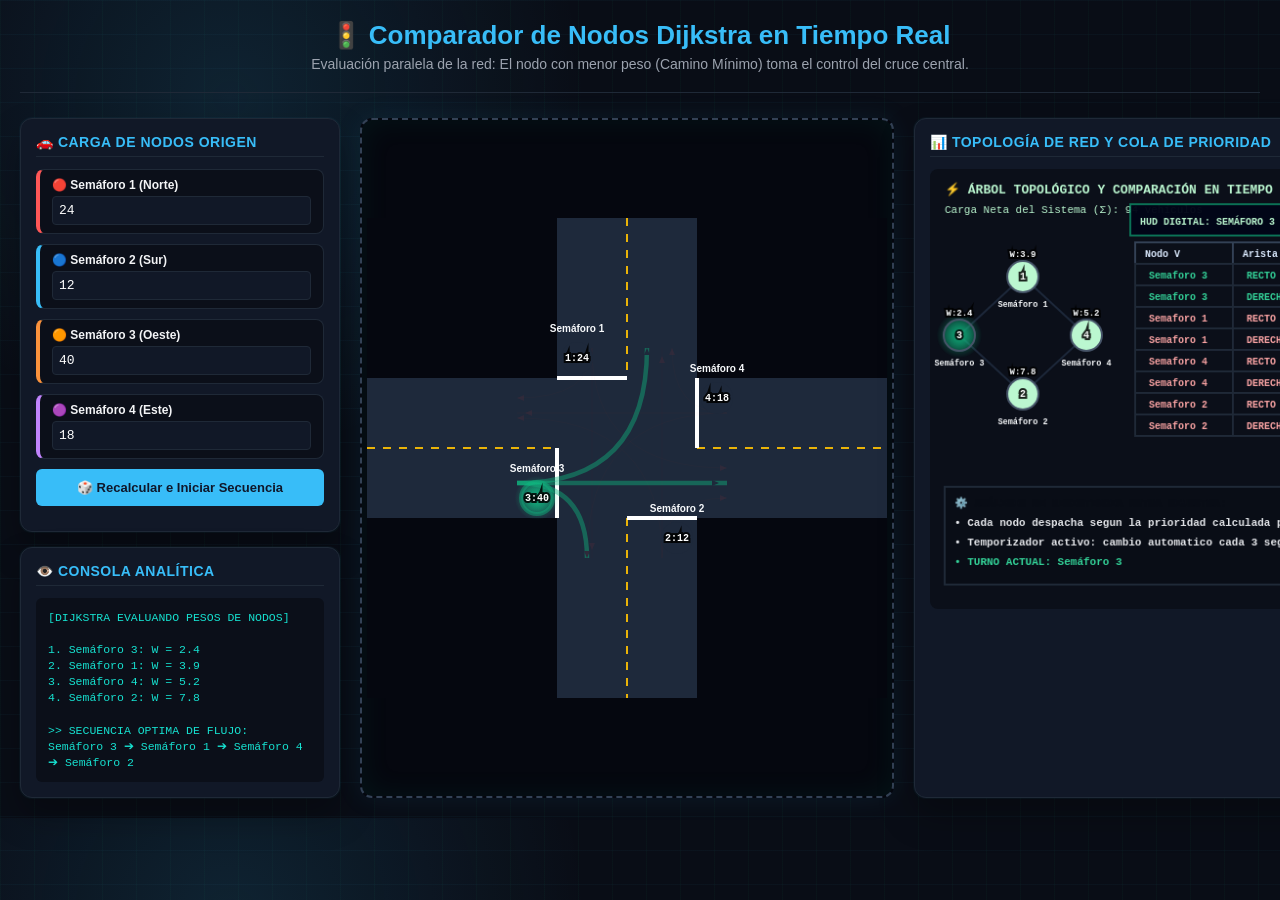
<file: index.html>
<!DOCTYPE html>
<html lang="es">
<head>
    <meta charset="UTF-8">
    <meta name="viewport" content="width=device-width, initial-scale=1.0">
    <title>Dijkstra - Matriz de Comparación de Nodos</title>
    <style>
        :root {
            --bg-color: #090d16;
            --card-bg: #111827;
            --border-color: #1f2937;
            --text-main: #f3f4f6;
            --text-muted: #9ca3af;
            --primary: #38bdf8;
            --success: #10b981;
            --danger: #ef4444;
            --warning: #fb923c;
        }

        body {
            margin: 0;
            font-family: 'Segoe UI', Tahoma, Geneva, Verdana, sans-serif;
            background:
                radial-gradient(circle at 18% 12%, rgba(56, 189, 248, 0.12), transparent 28%),
                linear-gradient(rgba(56, 189, 248, 0.035) 1px, transparent 1px),
                linear-gradient(90deg, rgba(16, 185, 129, 0.035) 1px, transparent 1px),
                var(--bg-color);
            background-size: auto, 34px 34px, 34px 34px, auto;
            color: var(--text-main);
            padding: 20px;
        }

        .container {
            max-width: 1600px;
            margin: 0 auto;
        }

        header {
            text-align: center;
            margin-bottom: 25px;
            border-bottom: 1px solid var(--border-color);
            padding-bottom: 15px;
        }

        h1 { margin: 0; font-size: 26px; color: var(--primary); }
        .instructions { font-size: 14px; color: var(--text-muted); margin: 5px 0; }

        .layout {
            display: grid;
            grid-template-columns: 320px 1fr 540px;
            gap: 20px;
            margin-top: 15px;
        }

        @media (max-width: 1200px) {
            .layout { grid-template-columns: 1fr; }
        }

        .card {
            background-color: var(--card-bg);
            border: 1px solid var(--border-color);
            border-radius: 12px;
            padding: 15px;
            box-shadow: 0 0 0 1px rgba(56, 189, 248, 0.04), 0 18px 35px rgba(0, 0, 0, 0.26);
        }

        .card h3 { margin-top: 0; margin-bottom: 12px; font-size: 14px; border-bottom: 1px solid var(--border-color); padding-bottom: 6px; color: var(--primary); text-transform: uppercase; letter-spacing: 0.5px;}

        .btn {
            width: 100%;
            padding: 11px;
            margin-bottom: 10px;
            border: none;
            border-radius: 6px;
            font-size: 13px;
            font-weight: bold;
            cursor: pointer;
            color: #0f172a;
            transition: background 0.2s;
        }
        .btn-primary { background-color: var(--primary); }

        .traffic-input-group {
            background: #0b0f19;
            padding: 8px 12px;
            border-radius: 8px;
            border: 1px solid var(--border-color);
            margin-bottom: 10px;
        }

        .traffic-input-group label {
            display: block;
            font-size: 12px;
            font-weight: bold;
            margin-bottom: 4px;
        }

        .traffic-input-group input {
            width: 100%;
            padding: 6px;
            background: #111827;
            border: 1px solid var(--border-color);
            color: white;
            border-radius: 4px;
            box-sizing: border-box;
            font-family: monospace;
            font-size: 13px;
        }

        .canvas-area {
            background-color: #05070f;
            border: 2px dashed #334155;
            border-radius: 12px;
            padding: 5px;
            display: flex;
            justify-content: center;
            align-items: center;
            box-shadow: inset 0 0 30px rgba(16, 185, 129, 0.08), 0 0 28px rgba(56, 189, 248, 0.08);
        }

        canvas {
            display: block;
            background-color: #05070f;
        }
    </style>
</head>
<body>

    <div class="container">
        <header>
            <h1>🚦 Comparador de Nodos Dijkstra en Tiempo Real</h1>
            <p class="instructions">Evaluación paralela de la red: El nodo con menor peso (Camino Mínimo) toma el control del cruce central.</p>
        </header>

        <div class="layout">
            
            <div style="display: flex; flex-direction: column; gap: 15px;">
                <div class="card">
                    <h3>🚗 Carga de Nodos Origen</h3>
                    
                    <div class="traffic-input-group" style="border-left: 4px solid #ff5757;">
                        <label>🔴 Semáforo 1 (Norte)</label>
                        <input type="number" id="cars-s1" value="24" min="1" oninput="actualizarYReiniciarCiclo()">
                    </div>

                    <div class="traffic-input-group" style="border-left: 4px solid #38bdf8;">
                        <label>🔵 Semáforo 2 (Sur)</label>
                        <input type="number" id="cars-s2" value="12" min="1" oninput="actualizarYReiniciarCiclo()">
                    </div>

                    <div class="traffic-input-group" style="border-left: 4px solid #fb923c;">
                        <label>🟠 Semáforo 3 (Oeste)</label>
                        <input type="number" id="cars-s3" value="40" min="1" oninput="actualizarYReiniciarCiclo()">
                    </div>

                    <div class="traffic-input-group" style="border-left: 4px solid #c084fc;">
                        <label>🟣 Semáforo 4 (Este)</label>
                        <input type="number" id="cars-s4" value="18" min="1" oninput="actualizarYReiniciarCiclo()">
                    </div>

                    <button class="btn btn-primary" onclick="inyectarTraficoAleatorio()">🎲 Recalcular e Iniciar Secuencia</button>
                </div>

                <div class="card">
                    <h3>👁️ Consola Analítica</h3>
                    <div id="logs-dijkstra" style="font-size: 11.5px; font-family: monospace; text-align: left; padding: 12px; background: #0b0f19; border-radius: 6px; line-height: 1.4; color: #16e1d0; height: 160px; overflow-y: auto;">
                        Esperando datos...
                    </div>
                </div>
            </div>

            <div class="canvas-area">
                <canvas id="canvasCruce" width="520" height="480"></canvas>
            </div>

            <div class="card" style="display: flex; flex-direction: column;">
                <h3>📊 Topología de Red y Cola de Prioridad</h3>
                <canvas id="canvasGrafoDijkstra" width="520" height="450" style="background: #0b0f19; border-radius: 8px;"></canvas>
            </div>

        </div>
    </div>

    <script>
        const canvasCruce = document.getElementById('canvasCruce');
        const ctxCruce = canvasCruce.getContext('2d');
        const canvasGrafo = document.getElementById('canvasGrafoDijkstra');
        const ctxGrafo = canvasGrafo.getContext('2d');

        // Mapeo espacial de posiciones
        // Mapeo espacial de posiciones corregido y centrado en los carriles
const posicionesSemaforos = {
    "s1": { x: 210, y: 140, label: "Semáforo 1", short: "1" }, // Centrado en el carril de bajada Norte
    "s2": { x: 310, y: 320, label: "Semáforo 2", short: "2" }, // Centrado en el carril de subida Sur
    "s3": { x: 170, y: 280, label: "Semáforo 3", short: "3" }, // Centrado en el carril de entrada Oeste
    "s4": { x: 350, y: 180, label: "Semáforo 4", short: "4" }  // Centrado en el carril de entrada Este
};

        // Estado interno de la computación
        let nodoGanadorDijkstra = "";
        let secuenciaNodosOrdenada = [];
        let indiceSecuenciaActual = 0;
        let temporizadorSecuencia = null;
        let listaComparacionDijkstra = [];
        let costosBaseNodos = {};
        let totalVehiculos = 0;
        let pulsoNeon = 1;
        let pulsoAscendente = false;

        function nombreSemaforo(id) {
            return posicionesSemaforos[id]?.label || id.toUpperCase();
        }

        function numeroSemaforo(id) {
            return posicionesSemaforos[id]?.short || id.replace("s", "");
        }

        function textoCanvas(ctx, texto, x, y, opciones = {}) {
            const {
                color = "#f8fafc",
                font = "bold 10px monospace",
                align = "center",
                baseline = "middle",
                shadow = true
            } = opciones;

            ctx.save();
            ctx.font = font;
            ctx.textAlign = align;
            ctx.textBaseline = baseline;
            if (shadow) {
                ctx.lineWidth = 4;
                ctx.strokeStyle = "rgba(0, 0, 0, 0.85)";
                ctx.strokeText(texto, x, y);
            }
            ctx.fillStyle = color;
            ctx.fillText(texto, x, y);
            ctx.restore();
        }

        function etiquetaCanvas(ctx, texto, x, y, opciones = {}) {
            const {
                font = "bold 10px sans-serif",
                padX = 6,
                padY = 4,
                bg = "rgba(2, 6, 23, 0.82)",
                border = "rgba(56, 189, 248, 0.45)",
                color = "#f8fafc"
            } = opciones;

            ctx.save();
            ctx.font = font;
            ctx.textAlign = "center";
            ctx.textBaseline = "middle";
            const metrics = ctx.measureText(texto);
            const width = metrics.width + padX * 2;
            const height = parseInt(font, 10) + padY * 2;
            ctx.fillStyle = bg;
            ctx.strokeStyle = border;
            ctx.lineWidth = 1;
            ctx.fillRect(x - width / 2, y - height / 2, width, height);
            ctx.strokeRect(x - width / 2, y - height / 2, width, height);
            ctx.fillStyle = color;
            ctx.fillText(texto, x, y + 0.5);
            ctx.restore();
        }

        function redibujarTodo() {
            ctxCruce.clearRect(0, 0, canvasCruce.width, canvasCruce.height);

            // 1. Dibujar Calles
            ctxCruce.fillStyle = "#1e293b";
            ctxCruce.fillRect(190, 0, 140, canvasCruce.height); 
            ctxCruce.fillRect(0, 160, canvasCruce.width, 140);  
            ctxCruce.fillRect(190, 160, 140, 140);             

            // Líneas divisorias discontinuas amarillas
            ctxCruce.strokeStyle = "#eab308";
            ctxCruce.lineWidth = 2;
            ctxCruce.setLineDash([8, 8]);
            ctxCruce.beginPath();
            ctxCruce.moveTo(260, 0); ctxCruce.lineTo(260, 160);
            ctxCruce.moveTo(260, 300); ctxCruce.lineTo(260, canvasCruce.height);
            ctxCruce.moveTo(0, 230); ctxCruce.lineTo(190, 230);
            ctxCruce.moveTo(330, 230); ctxCruce.lineTo(canvasCruce.width, 230);
            ctxCruce.stroke();
            ctxCruce.setLineDash([]); 

            // Líneas de Parada Blancas
            ctxCruce.strokeStyle = "#ffffff";
            ctxCruce.lineWidth = 4;
            ctxCruce.beginPath();
            ctxCruce.moveTo(190, 160); ctxCruce.lineTo(260, 160); // s1
            ctxCruce.moveTo(260, 300); ctxCruce.lineTo(330, 300); // s2
            ctxCruce.moveTo(190, 230); ctxCruce.lineTo(190, 300); // s3
            ctxCruce.moveTo(330, 160); ctxCruce.lineTo(330, 230); // s4
            ctxCruce.stroke();

            // Modulación del efecto de brillo
            if (pulsoAscendente) {
                pulsoNeon += 0.02; if (pulsoNeon >= 1) pulsoAscendente = false;
            } else {
                pulsoNeon -= 0.02; if (pulsoNeon <= 0.4) pulsoAscendente = true;
            }

            // 2. Dibujar flujos direccionales basados estrictamente en el Ganador de Dijkstra
            trazarRutaRecta(225, 130, 225, 340, Math.PI/2, (nodoGanadorDijkstra === "s1"));
            trazarRutaCurva(225, 130, 225, 180, 150, 180, Math.PI, (nodoGanadorDijkstra === "s1"));
            trazarRutaCurva(225, 130, 225, 250, 360, 250, 0, (nodoGanadorDijkstra === "s1"));

            trazarRutaRecta(295, 340, 295, 130, -Math.PI/2, (nodoGanadorDijkstra === "s2"));
            trazarRutaCurva(295, 340, 295, 280, 360, 280, 0, (nodoGanadorDijkstra === "s2"));
            trazarRutaCurva(295, 340, 295, 200, 150, 200, Math.PI, (nodoGanadorDijkstra === "s2"));

            trazarRutaRecta(150, 265, 360, 265, 0, (nodoGanadorDijkstra === "s3"));
            trazarRutaCurva(150, 265, 220, 265, 220, 340, Math.PI/2, (nodoGanadorDijkstra === "s3"));
            trazarRutaCurva(150, 265, 280, 265, 280, 130, -Math.PI/2, (nodoGanadorDijkstra === "s3"));

            trazarRutaRecta(360, 195, 150, 195, Math.PI, (nodoGanadorDijkstra === "s4"));
            trazarRutaCurva(360, 195, 305, 195, 305, 130, -Math.PI/2, (nodoGanadorDijkstra === "s4"));
            trazarRutaCurva(360, 195, 220, 195, 220, 340, Math.PI/2, (nodoGanadorDijkstra === "s4"));

            // 3. Renderizar Balizas de Semáforos Centrales (Solo uno Verde, resto Rojos)
            for (let id in posicionesSemaforos) {
                let p = posicionesSemaforos[id];
                let autos = document.getElementById(`cars-${id}`).value;
                let esVerde = (id === nodoGanadorDijkstra);

                ctxCruce.save();
                if (esVerde) {
                    const halo = 18 + pulsoNeon * 10;
                    const grad = ctxCruce.createRadialGradient(p.x, p.y, 6, p.x, p.y, halo);
                    grad.addColorStop(0, "rgba(16, 185, 129, 0.55)");
                    grad.addColorStop(1, "rgba(16, 185, 129, 0)");
                    ctxCruce.fillStyle = grad;
                    ctxCruce.beginPath();
                    ctxCruce.arc(p.x, p.y, halo, 0, 2 * Math.PI);
                    ctxCruce.fill();
                }

                ctxCruce.beginPath();
                ctxCruce.arc(p.x, p.y, 16, 0, 2 * Math.PI);
                ctxCruce.fillStyle = esVerde ? "var(--success)" : "var(--danger)";
                ctxCruce.fill();

                ctxCruce.strokeStyle = esVerde ? `rgba(16, 185, 129, ${pulsoNeon})` : "transparent";
                ctxCruce.lineWidth = 4;
                ctxCruce.stroke();

                etiquetaCanvas(ctxCruce, p.label, p.x, p.y - 29, {
                    font: "bold 10px sans-serif",
                    bg: "rgba(2, 6, 23, 0.9)",
                    border: esVerde ? "rgba(16, 185, 129, 0.75)" : "rgba(148, 163, 184, 0.45)"
                });
                textoCanvas(ctxCruce, `${p.short}:${autos}`, p.x, p.y, {
                    font: "bold 10px monospace",
                    color: "#ffffff"
                });
                ctxCruce.restore();
            }

            // 4. PANEL DERECHO: INTERFAZ TOPOLÓGICA DEL GRAFO Y LOGS MATRICIALES
            ctxGrafo.clearRect(0, 0, canvasGrafo.width, canvasGrafo.height);
            
            ctxGrafo.font = "bold 13px monospace";
            ctxGrafo.fillStyle = "var(--primary)";
            ctxGrafo.fillText("⚡ ÁRBOL TOPOLÓGICO Y COMPARACIÓN EN TIEMPO REAL", 15, 25);

            ctxGrafo.font = "11px monospace";
            ctxGrafo.fillStyle = "var(--text-muted)";
            ctxGrafo.fillText(`Carga Neta del Sistema (Σ): ${totalVehiculos} vehículos`, 15, 45);

            // --- DIBUJAR ESTRUCTURA DE GRAFO (Semáforos 1-4 en círculo) ---
            const nodosVisuales = {
                "s1": { x: 95, y: 110, label: "Semáforo 1", short: "1" },
                "s4": { x: 160, y: 170, label: "Semáforo 4", short: "4" },
                "s2": { x: 95, y: 230, label: "Semáforo 2", short: "2" },
                "s3": { x: 30, y: 170, label: "Semáforo 3", short: "3" }
            };

            // Dibujar enlaces/aristas del grafo
            ctxGrafo.strokeStyle = "#1e293b";
            ctxGrafo.lineWidth = 2;
            ctxGrafo.beginPath();
            ctxGrafo.moveTo(nodosVisuales.s1.x, nodosVisuales.s1.y); ctxGrafo.lineTo(nodosVisuales.s4.x, nodosVisuales.s4.y);
            ctxGrafo.lineTo(nodosVisuales.s2.x, nodosVisuales.s2.y); ctxGrafo.lineTo(nodosVisuales.s3.x, nodosVisuales.s3.y);
            ctxGrafo.lineTo(nodosVisuales.s1.x, nodosVisuales.s1.y);
            ctxGrafo.stroke();

            // Renderizar círculos de nodos en la topología derecha
            for (let id in nodosVisuales) {
                let nv = nodosVisuales[id];
                let esGanador = (id === nodoGanadorDijkstra);

                if (esGanador) {
                    const halo = 20 + pulsoNeon * 8;
                    const grad = ctxGrafo.createRadialGradient(nv.x, nv.y, 6, nv.x, nv.y, halo);
                    grad.addColorStop(0, "rgba(16, 185, 129, 0.5)");
                    grad.addColorStop(1, "rgba(16, 185, 129, 0)");
                    ctxGrafo.fillStyle = grad;
                    ctxGrafo.beginPath();
                    ctxGrafo.arc(nv.x, nv.y, halo, 0, 2 * Math.PI);
                    ctxGrafo.fill();
                }

                ctxGrafo.beginPath();
                ctxGrafo.arc(nv.x, nv.y, 16, 0, 2 * Math.PI);
                ctxGrafo.fillStyle = esGanador ? "var(--success)" : "var(--danger)";
                ctxGrafo.fill();
                ctxGrafo.strokeStyle = "#475569";
                ctxGrafo.stroke();

                textoCanvas(ctxGrafo, nv.short, nv.x, nv.y, {
                    font: "bold 10px monospace",
                    color: "#ffffff"
                });

                // Texto flotante de costo base del nodo
                etiquetaCanvas(ctxGrafo, nv.label, nv.x, nv.y + 28, {
                    font: "bold 8.5px monospace",
                    bg: "rgba(2, 6, 23, 0.86)",
                    border: "rgba(148, 163, 184, 0.35)"
                });
                textoCanvas(ctxGrafo, `W:${costosBaseNodos[id]?.toFixed(1)}`, nv.x, nv.y - 22, {
                    font: "bold 9px monospace",
                    color: "#f8fafc"
                });
            }

            // --- TABLA HASH DE COMPARACIÓN DE COSTOS (DIJKSTRA) ---
            let lineaY = 75;
            ctxGrafo.strokeStyle = "#334155";
            ctxGrafo.fillStyle = "#dbeafe";
            ctxGrafo.font = "bold 10px monospace";
            ctxGrafo.textAlign = "left";
            
            ctxGrafo.strokeRect(210, lineaY, 100, 22); ctxGrafo.fillText(" Nodo V", 214, lineaY + 15);
            ctxGrafo.strokeRect(310, lineaY, 85, 22); ctxGrafo.fillText(" Arista", 314, lineaY + 15);
            ctxGrafo.strokeRect(395, lineaY, 110, 22); ctxGrafo.fillText(" Costo", 399, lineaY + 15);
            lineaY += 22;

            listaComparacionDijkstra.forEach((arista, index) => {
                ctxGrafo.strokeStyle = "#1f2937";
                ctxGrafo.strokeRect(210, lineaY, 100, 22);
                ctxGrafo.strokeRect(310, lineaY, 85, 22);
                ctxGrafo.strokeRect(395, lineaY, 110, 22);

                let esMapeadoVerde = (arista.id === nodoGanadorDijkstra);
                ctxGrafo.fillStyle = esMapeadoVerde ? "#34d399" : "#fca5a5";

                ctxGrafo.fillText(`  Semaforo ${numeroSemaforo(arista.id)}`, 212, lineaY + 15);
                ctxGrafo.fillText(`  ${arista.giro.toUpperCase()}`, 312, lineaY + 15);
                
                let desglose = arista.giro === "derecha" ? `${arista.costo.toFixed(1)}` : `  ${arista.costo.toFixed(1)}`;
                ctxGrafo.fillText(desglose, 397, lineaY + 15);
                
                lineaY += 22;
            });

            // Recuadro explicativo matemático inferior
            ctxGrafo.fillStyle = "#090d16";
            ctxGrafo.fillRect(15, 325, 490, 100);
            ctxGrafo.strokeRect(15, 325, 490, 100);

            ctxGrafo.fillStyle = "var(--primary)";
            ctxGrafo.font = "bold 11px monospace";
            ctxGrafo.fillText("⚙️ ANÁLISIS DE RESISTENCIA MUTUA DIJKSTRA:", 25, 345);
            ctxGrafo.fillStyle = "#e5e7eb";
            ctxGrafo.fillText("• Cada nodo despacha segun la prioridad calculada por Dijkstra.", 25, 365);
            ctxGrafo.fillText("• Temporizador activo: cambio automatico cada 3 segundos.", 25, 385);

            ctxGrafo.fillStyle = nodoGanadorDijkstra ? "#34d399" : "#fdba74";
            ctxGrafo.fillText(nodoGanadorDijkstra ? `• TURNO ACTUAL: ${nombreSemaforo(nodoGanadorDijkstra)}` : "• Calculando turno...", 25, 405);

            ctxGrafo.fillStyle = "rgba(2, 6, 23, 0.96)";
            ctxGrafo.fillRect(205, 36, 300, 32);
            ctxGrafo.strokeStyle = `rgba(16, 185, 129, ${0.45 + pulsoNeon * 0.35})`;
            ctxGrafo.strokeRect(205, 36, 300, 32);
            ctxGrafo.fillStyle = "#bbf7d0";
            ctxGrafo.font = "bold 10px monospace";
            ctxGrafo.fillText(`HUD DIGITAL: ${nombreSemaforo(nodoGanadorDijkstra).toUpperCase()} EN VERDE`, 215, 57);
        }

        function trazarRutaRecta(x1, y1, x2, y2, angulo, activo) {
            ctxCruce.lineWidth = activo ? 4.5 : 0.8;
            ctxCruce.strokeStyle = activo ? `rgba(16, 185, 129, ${pulsoNeon})` : "rgba(239, 68, 68, 0.03)";
            ctxCruce.beginPath(); ctxCruce.moveTo(x1, y1); ctxCruce.lineTo(x2, y2); ctxCruce.stroke();
            dibujarFlecha(x2 - Math.cos(angulo)*8, y2 - Math.sin(angulo)*8, angulo, activo);
        }

        function trazarRutaCurva(x1, y1, cpX, cpY, x2, y2, angulo, activo) {
            ctxCruce.lineWidth = activo ? 4.5 : 0.8;
            ctxCruce.strokeStyle = activo ? `rgba(16, 185, 129, ${pulsoNeon})` : "rgba(239, 68, 68, 0.03)";
            ctxCruce.beginPath(); ctxCruce.moveTo(x1, y1); ctxCruce.quadraticCurveTo(cpX, cpY, x2, y2); ctxCruce.stroke();
            dibujarFlecha(x2, y2, angulo, activo);
        }

        function dibujarFlecha(x, y, angulo, activo) {
            ctxCruce.save(); ctxCruce.translate(x, y); ctxCruce.rotate(angulo);
            ctxCruce.fillStyle = activo ? "var(--success)" : "rgba(239, 68, 68, 0.08)";
            ctxCruce.beginPath(); ctxCruce.moveTo(0, 0); ctxCruce.lineTo(-7, -3); ctxCruce.lineTo(-7, 3); ctxCruce.fill();
            ctxCruce.restore();
        }

        // ======================================================================
        // NÚCLEO MATEMÁTICO: DIJKSTRA COMPLETO CON COMPARACIÓN DE ARISTAS
        // ======================================================================
        function calcularDijkstraEstricto() {
            const v1 = Math.max(1, parseInt(document.getElementById('cars-s1').value) || 0);
            const v2 = Math.max(1, parseInt(document.getElementById('cars-s2').value) || 0);
            const v3 = Math.max(1, parseInt(document.getElementById('cars-s3').value) || 0);
            const v4 = Math.max(1, parseInt(document.getElementById('cars-s4').value) || 0);

            totalVehiculos = v1 + v2 + v3 + v4;

            costosBaseNodos = {
                "s1": totalVehiculos / v1,
                "s2": totalVehiculos / v2,
                "s3": totalVehiculos / v3,
                "s4": totalVehiculos / v4
            };

            // Crear Cola de Prioridad del Grafo
            let colaPrioridad = [];
            Object.keys(costosBaseNodos).forEach(id => {
                let cBase = costosBaseNodos[id];
                colaPrioridad.push({ id: id, giro: "recto", costo: cBase });
                colaPrioridad.push({ id: id, giro: "derecha", costo: cBase  }); // Penalización de +2 a la derecha
            });

            // Dijkstra ordena las aristas para encontrar el camino de menor costo de la red
            colaPrioridad.sort((a, b) => a.costo - b.costo);

            // Guardamos las primeras 10 aristas ordenadas para alimentar la tabla dinámica del canvas derecho
            listaComparacionDijkstra = colaPrioridad.slice(0, 10);

            secuenciaNodosOrdenada = Object.keys(costosBaseNodos)
                .map(id => ({ id: id, costo: costosBaseNodos[id] }))
                .sort((a, b) => a.costo - b.costo)
                .map(nodo => nodo.id);

            if (!nodoGanadorDijkstra || !secuenciaNodosOrdenada.includes(nodoGanadorDijkstra)) {
                nodoGanadorDijkstra = secuenciaNodosOrdenada[0];
            }

            imprimirLogsConsola();
        }

        function iniciarOrquestadorTiempo() {
            if (temporizadorSecuencia) clearInterval(temporizadorSecuencia);

            indiceSecuenciaActual = 0;
            ejecutarPasoFase();

            temporizadorSecuencia = setInterval(() => {
                indiceSecuenciaActual++;
                if (indiceSecuenciaActual >= secuenciaNodosOrdenada.length) {
                    indiceSecuenciaActual = 0;
                }
                ejecutarPasoFase();
            }, 3000);
        }

        function ejecutarPasoFase() {
            if (!secuenciaNodosOrdenada.length) return;
            nodoGanadorDijkstra = secuenciaNodosOrdenada[indiceSecuenciaActual];
            imprimirLogsConsola();
        }

        function imprimirLogsConsola() {
            let logTexto = `[DIJKSTRA EVALUANDO PESOS DE NODOS]\n\n`;

            let listaOrdenada = Object.keys(costosBaseNodos)
                .map(id => ({ id: id, costo: costosBaseNodos[id] }))
                .sort((a, b) => a.costo - b.costo);

            listaOrdenada.forEach((nodo, i) => {
                logTexto += `${i+1}. ${nombreSemaforo(nodo.id)}: W = ${nodo.costo.toFixed(1)}\n`;
            });

            let secuenciaRuta = listaOrdenada.map(nodo => nombreSemaforo(nodo.id)).join(' ➔ ');

            logTexto += `\n>> SECUENCIA OPTIMA DE FLUJO:\n   ${secuenciaRuta}\n`;
            logTexto += `\n>> TURNO ACTUAL: ${nombreSemaforo(nodoGanadorDijkstra)} en VERDE.`;
            logTexto += `\n>> Los nodos restantes se mantienen en ROJO.`;
            logTexto += `\n>> Siguiente cambio automatico en: 3 segundos...`;

            document.getElementById('logs-dijkstra').innerText = logTexto;
        }

        function actualizarYReiniciarCiclo() {
            calcularDijkstraEstricto();
            iniciarOrquestadorTiempo();
        }

        function inyectarTraficoAleatorio() {
            document.getElementById('cars-s1').value = Math.floor(Math.random() * 40) + 5;
            document.getElementById('cars-s2').value = Math.floor(Math.random() * 40) + 5;
            document.getElementById('cars-s3').value = Math.floor(Math.random() * 40) + 5;
            document.getElementById('cars-s4').value = Math.floor(Math.random() * 40) + 5;
            
            actualizarYReiniciarCiclo();
        }

        function loopAnimacion() {
            redibujarTodo();
            requestAnimationFrame(loopAnimacion);
        }

        // Ejecución inicial con ciclo automático de semáforos
        calcularDijkstraEstricto();
        iniciarOrquestadorTiempo();
        loopAnimacion();
    </script>
</body>
</html>
</file>
